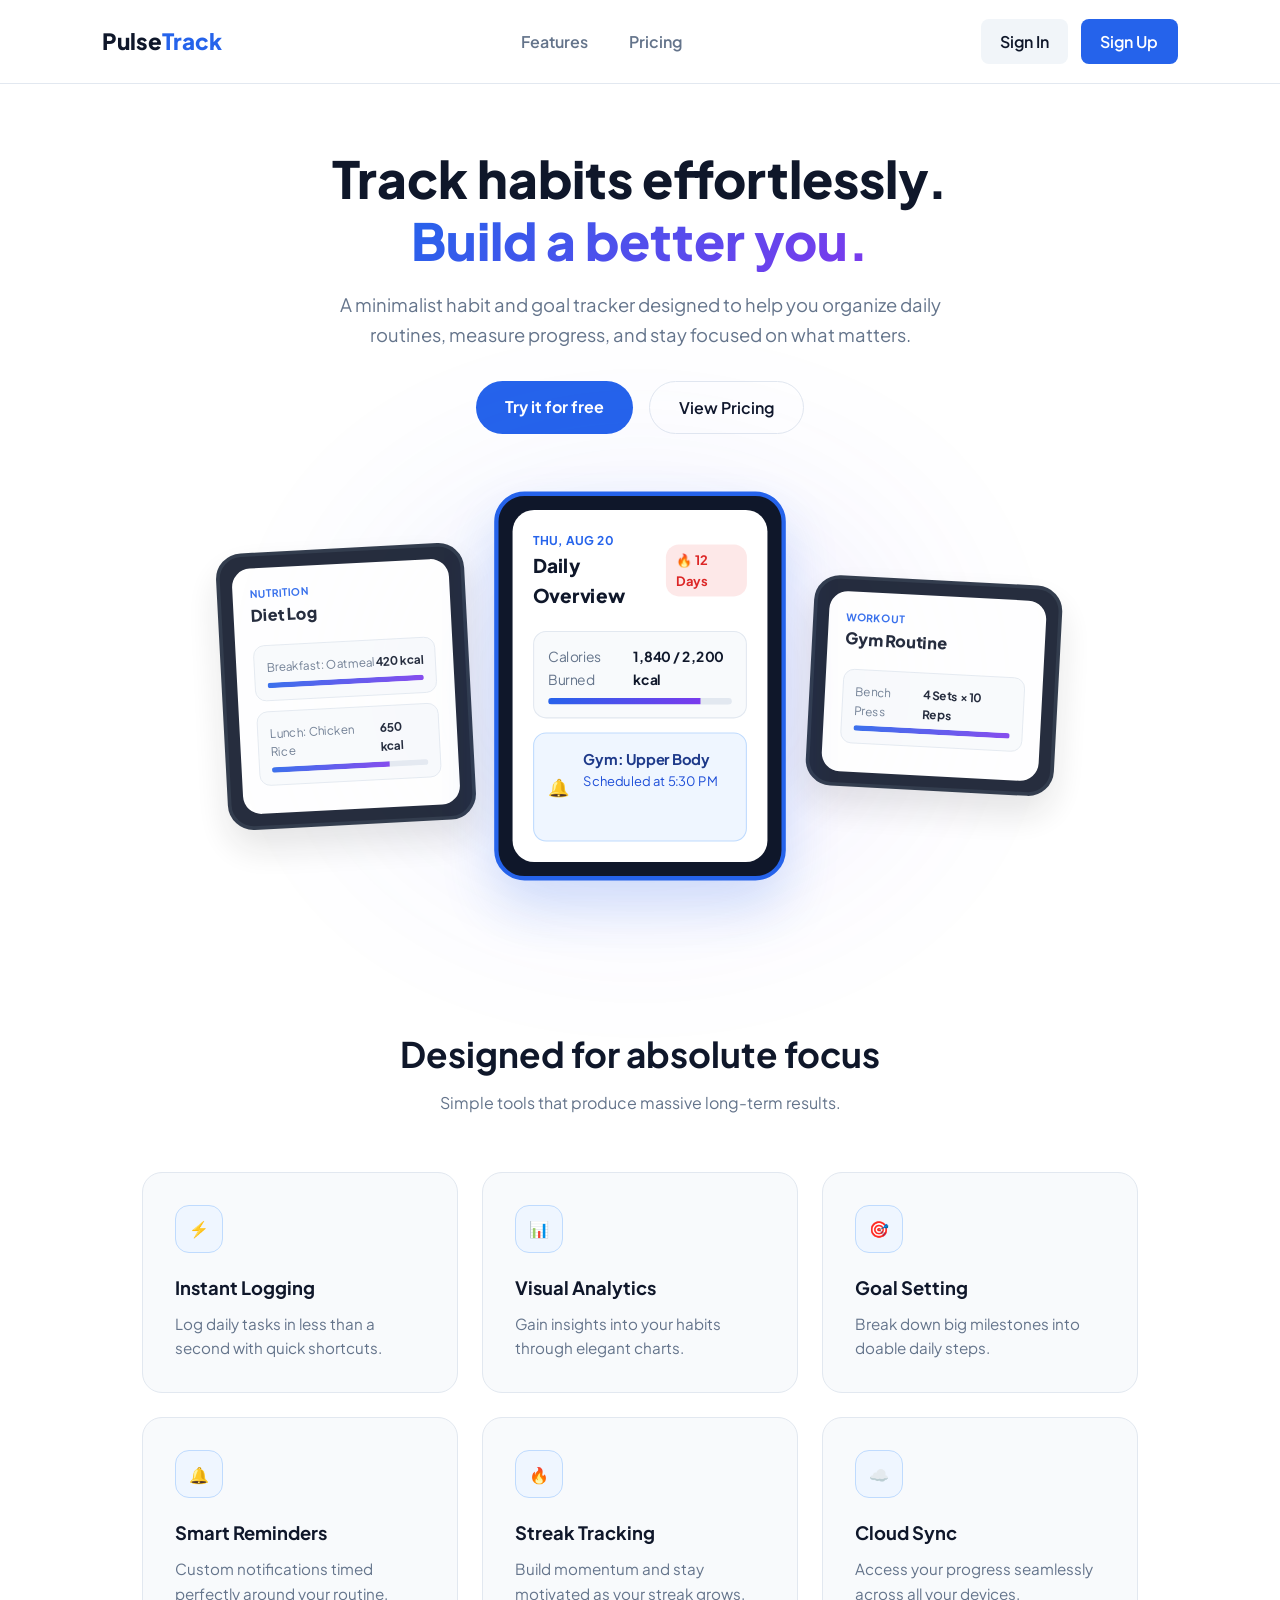
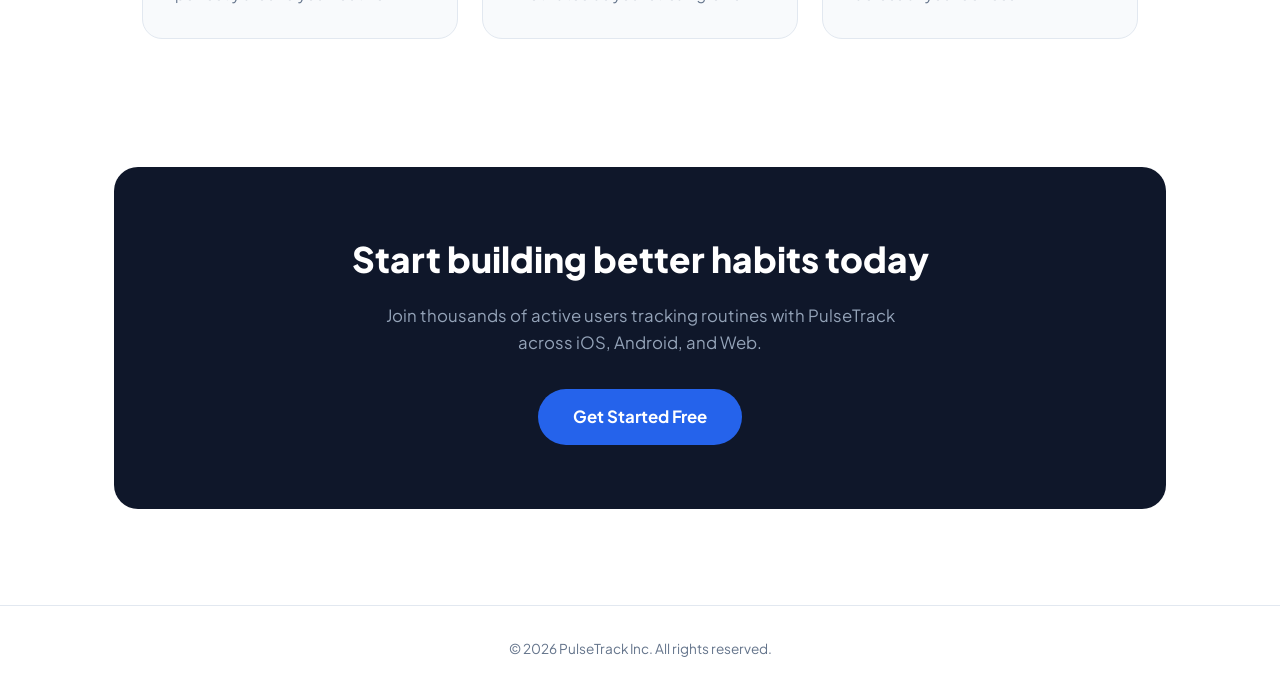
<file: index.html>
<!DOCTYPE html>
<html lang="en">
<head>
  <meta charset="UTF-8">
  <meta name="viewport" content="width=device-width, initial-scale=1.0">
  <title>PulseTrack — Master Your Habits & Goals</title>
  <link rel="stylesheet" href="style.css">
  <link rel="preconnect" href="https://fonts.googleapis.com">
  <link rel="preconnect" href="https://fonts.gstatic.com" crossorigin>
  <link href="https://fonts.googleapis.com/css2?family=Plus+Jakarta+Sans:wght@400;600;700;800&display=swap" rel="stylesheet">
</head>
<body>

  <!-- Sticky Navbar -->
  <header class="navbar">
    <div class="logo"><a href="index.html">Pulse<span>Track</span></a></div>
    <nav class="nav-links">
      <a href="#features">Features</a>
      <a href="pricing.html">Pricing</a>
    </nav>
    <div class="nav-actions">
      <a href="#" class="btn-signin">Sign In</a>
      <a href="#" class="btn-signup">Sign Up</a>
    </div>
  </header>

  <!-- Hero Section -->
  <section class="hero">
    <!-- Habitify-style Social Proof Pill -->

    <h1>Track habits effortlessly. <br><span class="gradient-text">Build a better you.</span></h1>
    <p>A minimalist habit and goal tracker designed to help you organize daily routines, measure progress, and stay focused on what matters.</p>
    
    <div class="hero-actions">
      <a href="#download" class="btn-primary">Try it for free</a>
      <a href="pricing.html" class="btn-secondary">View Pricing</a>
    </div>

    <!-- 3-Phone Showcase -->
    <div class="mockup-showcase">
      <div class="glow-effect"></div>

      <!-- Left Phone -->
      <div class="phone-frame side-phone left-phone">
        <div class="screen-content light-theme">
          <div class="app-header-container">
            <div>
              <div class="date-tag">NUTRITION</div>
              <div class="app-header">Diet Log</div>
            </div>
          </div>
          <div class="metric-card">
            <div class="metric-info">
              <span>Breakfast: Oatmeal</span>
              <strong>420 kcal</strong>
            </div>
            <div class="progress-bar"><div class="fill" style="width: 100%;"></div></div>
          </div>
          <div class="metric-card">
            <div class="metric-info">
              <span>Lunch: Chicken Rice</span>
              <strong>650 kcal</strong>
            </div>
            <div class="progress-bar"><div class="fill" style="width: 75%;"></div></div>
          </div>
        </div>
      </div>

      <!-- Center Phone -->
      <div class="phone-frame center-phone">
        <div class="screen-content light-theme">
          <div class="app-header-container">
            <div>
              <div class="date-tag">THU, AUG 20</div>
              <div class="app-header">Daily Overview</div>
            </div>
            <div class="streak-badge">🔥 12 Days</div>
          </div>
          <div class="metric-card">
            <div class="metric-info">
              <span>Calories Burned</span>
              <strong>1,840 / 2,200 kcal</strong>
            </div>
            <div class="progress-bar"><div class="fill" style="width: 83%;"></div></div>
          </div>
          <div class="reminder-card">
            <span class="bell-icon">🔔</span>
            <div>
              <strong>Gym: Upper Body</strong>
              <p>Scheduled at 5:30 PM</p>
            </div>
          </div>
        </div>
      </div>

      <!-- Right Phone -->
      <div class="phone-frame side-phone right-phone">
        <div class="screen-content light-theme">
          <div class="app-header-container">
            <div>
              <div class="date-tag">WORKOUT</div>
              <div class="app-header">Gym Routine</div>
            </div>
          </div>
          <div class="metric-card">
            <div class="metric-info">
              <span>Bench Press</span>
              <strong>4 Sets × 10 Reps</strong>
            </div>
            <div class="progress-bar"><div class="fill" style="width: 100%;"></div></div>
          </div>
        </div>
      </div>
    </div>
  </section>

  <!-- Features Section -->
  <section class="features" id="features">
    <h2>Designed for absolute focus</h2>
    <p class="subtitle">Simple tools that produce massive long-term results.</p>
    <div class="grid">
      <div class="card">
        <div class="card-icon">⚡</div>
        <h3>Instant Logging</h3>
        <p>Log daily tasks in less than a second with quick shortcuts.</p>
      </div>
      <div class="card">
        <div class="card-icon">📊</div>
        <h3>Visual Analytics</h3>
        <p>Gain insights into your habits through elegant charts.</p>
      </div>
      <div class="card">
        <div class="card-icon">🎯</div>
        <h3>Goal Setting</h3>
        <p>Break down big milestones into doable daily steps.</p>
      </div>
      <div class="card">
        <div class="card-icon">🔔</div>
        <h3>Smart Reminders</h3>
        <p>Custom notifications timed perfectly around your routine.</p>
      </div>
      <div class="card">
        <div class="card-icon">🔥</div>
        <h3>Streak Tracking</h3>
        <p>Build momentum and stay motivated as your streak grows.</p>
      </div>
      <div class="card">
        <div class="card-icon">☁️</div>
        <h3>Cloud Sync</h3>
        <p>Access your progress seamlessly across all your devices.</p>
      </div>
    </div>
  </section>

  <!-- Habitify-style CTA Card Section -->
  <section class="cta-banner">
    <div class="cta-content">
      <h2>Start building better habits today</h2>
      <p>Join thousands of active users tracking routines with PulseTrack across iOS, Android, and Web.</p>
      <a href="pricing.html" class="btn-primary btn-cta">Get Started Free</a>
    </div>
  </section>

  <footer>
    <p>© 2026 PulseTrack Inc. All rights reserved.</p>
  </footer>

</body>
</html>
</file>
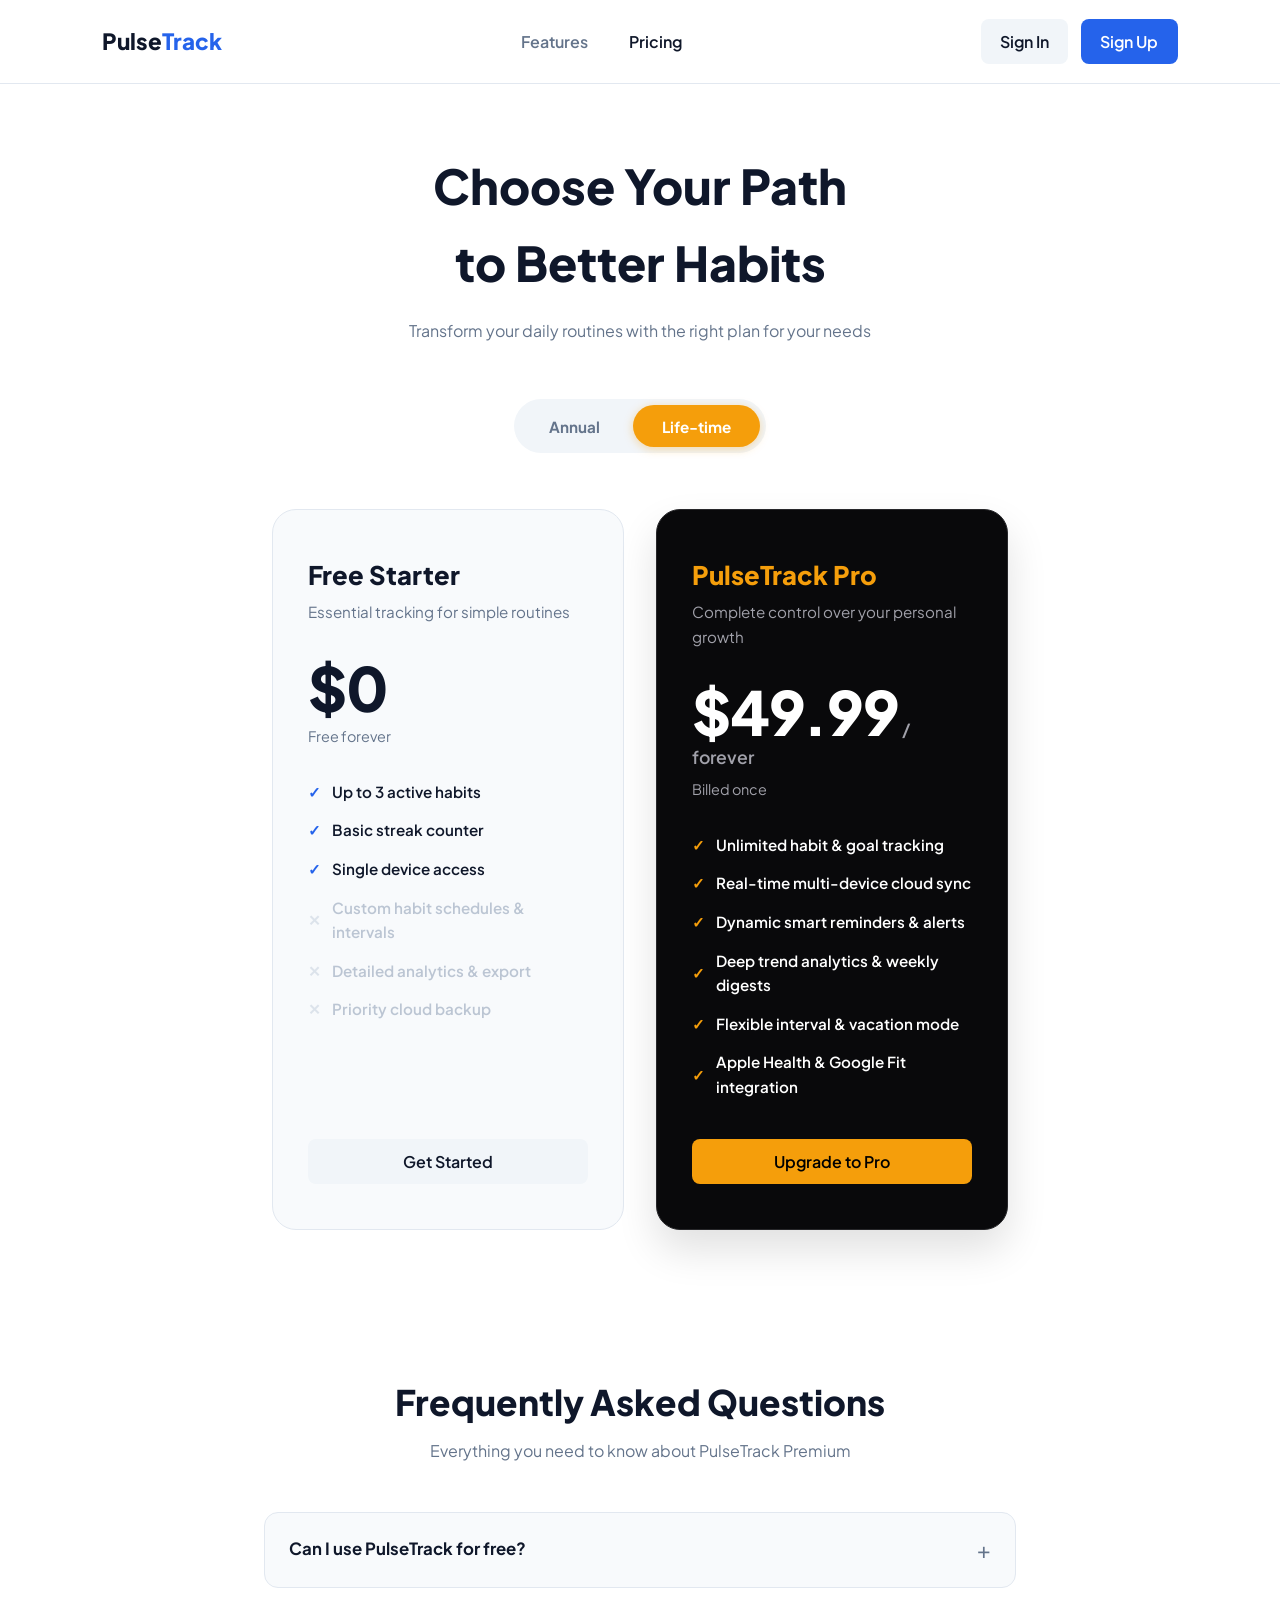
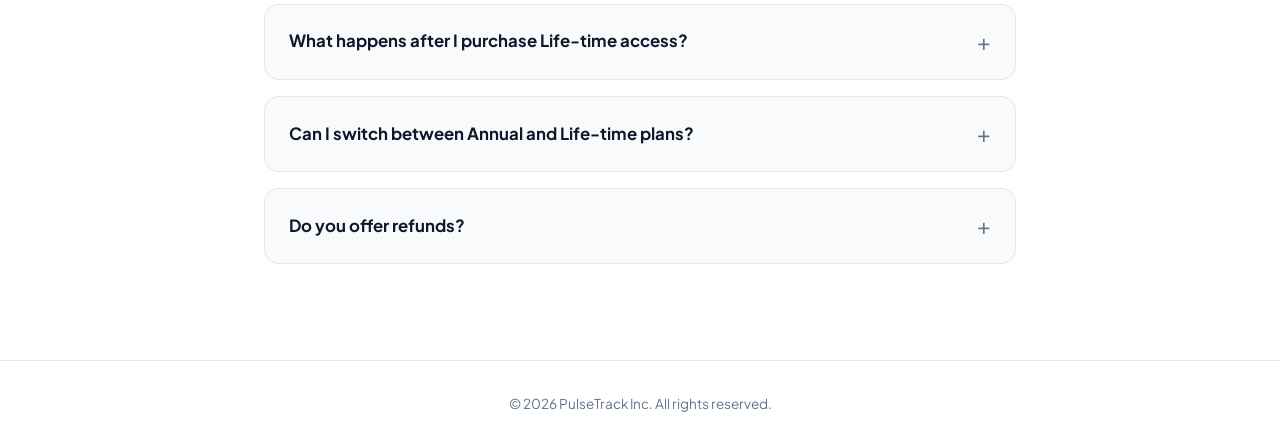
<file: pricing.html>
<!DOCTYPE html>
<html lang="en">
<head>
  <meta charset="UTF-8">
  <meta name="viewport" content="width=device-width, initial-scale=1.0">
  <title>Pricing — PulseTrack</title>
  <link rel="stylesheet" href="style.css">
  <link rel="preconnect" href="https://fonts.googleapis.com">
  <link rel="preconnect" href="https://fonts.gstatic.com" crossorigin>
  <link href="https://fonts.googleapis.com/css2?family=Plus+Jakarta+Sans:wght@400;600;700;800&display=swap" rel="stylesheet">
</head>
<body>

  <!-- Sticky Navbar -->
  <header class="navbar">
    <div class="logo"><a href="index.html">Pulse<span>Track</span></a></div>
    <nav class="nav-links">
      <a href="index.html#features">Features</a>
      <a href="pricing.html" style="color: var(--text-main);">Pricing</a>
    </nav>
    <div class="nav-actions">
      <a href="#" class="btn-signin">Sign In</a>
      <a href="#" class="btn-signup">Sign Up</a>
    </div>
  </header>

  <!-- Pricing Hero -->
  <section class="pricing-hero">
    <h1>Choose Your Path <br>to Better Habits</h1>
    <p class="subtitle">Transform your daily routines with the right plan for your needs</p>

    <!-- Billing Toggle -->
    <div class="pricing-toggle-container">
      <div class="pricing-toggle">
        <button class="toggle-btn" id="annualBtn">Annual</button>
        <button class="toggle-btn active" id="lifetimeBtn">Life-time</button>
      </div>
    </div>

    <!-- Pricing Cards Grid -->
    <section class="pricing-grid">
      
      <!-- Free Card -->
      <div class="pricing-card free">
        <div>
          <h2 class="plan-title">Free Starter</h2>
          <p class="plan-subtitle">Essential tracking for simple routines</p>
          
          <div class="price-box">
            <span class="price">$0</span>
            <div class="billing-note">Free forever</div>
          </div>

          <ul class="feature-list">
            <li><span class="check-icon">✓</span> Up to 3 active habits</li>
            <li><span class="check-icon">✓</span> Basic streak counter</li>
            <li><span class="check-icon">✓</span> Single device access</li>
            <li class="disabled"><span class="cross-icon">✕</span> Custom habit schedules & intervals</li>
            <li class="disabled"><span class="cross-icon">✕</span> Detailed analytics & export</li>
            <li class="disabled"><span class="cross-icon">✕</span> Priority cloud backup</li>
          </ul>
        </div>

        <a href="#" class="btn-signin" style="text-align: center; display: block; text-decoration: none;">Get Started</a>
      </div>

      <!-- Premium Card -->
      <div class="pricing-card premium">
        <div>
          <h2 class="plan-title">PulseTrack Pro</h2>
          <p class="plan-subtitle">Complete control over your personal growth</p>
          
          <div class="price-box" id="priceContainer">
            <span class="price" id="premiumPrice">$49.99</span> 
            <span class="price-period" id="premiumPeriod">/ forever</span>
            <div class="billing-note" id="premiumNote">Billed once</div>
          </div>

          <ul class="feature-list">
            <li><span class="check-icon">✓</span> Unlimited habit & goal tracking</li>
            <li><span class="check-icon">✓</span> Real-time multi-device cloud sync</li>
            <li><span class="check-icon">✓</span> Dynamic smart reminders & alerts</li>
            <li><span class="check-icon">✓</span> Deep trend analytics & weekly digests</li>
            <li><span class="check-icon">✓</span> Flexible interval & vacation mode</li>
            <li><span class="check-icon">✓</span> Apple Health & Google Fit integration</li>
          </ul>
        </div>

        <a href="#" class="btn-signup" style="text-align: center; display: block; text-decoration: none; background: #f59e0b; color: #000;">Upgrade to Pro</a>
      </div>

    </section>
  </section>

  <!-- FAQ Section -->
  <section class="faq-section">
    <h2 class="faq-title">Frequently Asked Questions</h2>
    <p class="faq-subtitle">Everything you need to know about PulseTrack Premium</p>

    <div class="faq-container">
      <details class="faq-item">
        <summary class="faq-question">
          <span>Can I use PulseTrack for free?</span>
          <span class="faq-icon">+</span>
        </summary>
        <div class="faq-answer">
          <p>Yes! Our Free plan lets you track up to 3 active habits with core features, free forever with no credit card required.</p>
        </div>
      </details>

      <details class="faq-item">
        <summary class="faq-question">
          <span>What happens after I purchase Life-time access?</span>
          <span class="faq-icon">+</span>
        </summary>
        <div class="faq-answer">
          <p>You unlock unlimited access to all current and upcoming Pro features across iOS, Android, and Web with a single payment.</p>
        </div>
      </details>

      <details class="faq-item">
        <summary class="faq-question">
          <span>Can I switch between Annual and Life-time plans?</span>
          <span class="faq-icon">+</span>
        </summary>
        <div class="faq-answer">
          <p>Yes, you can easily upgrade to the Life-time plan directly from your account settings at any time.</p>
        </div>
      </details>

      <details class="faq-item">
        <summary class="faq-question">
          <span>Do you offer refunds?</span>
          <span class="faq-icon">+</span>
        </summary>
        <div class="faq-answer">
          <p>We provide a 14-day full refund guarantee if PulseTrack isn't the right fit for your routine.</p>
        </div>
      </details>
    </div>
  </section>

  <!-- Interactive Toggle & Blink Script -->
  <script>
    const annualBtn = document.getElementById('annualBtn');
    const lifetimeBtn = document.getElementById('lifetimeBtn');
    const premiumPrice = document.getElementById('premiumPrice');
    const premiumPeriod = document.getElementById('premiumPeriod');
    const premiumNote = document.getElementById('premiumNote');
    const priceContainer = document.getElementById('priceContainer');

    function updatePrice(price, period, note) {
      priceContainer.classList.add('price-blink');
      
      setTimeout(() => {
        premiumPrice.textContent = price;
        premiumPeriod.textContent = period;
        premiumNote.textContent = note;
      }, 150);

      setTimeout(() => {
        priceContainer.classList.remove('price-blink');
      }, 300);
    }

    annualBtn.addEventListener('click', () => {
      if (annualBtn.classList.contains('active')) return;
      annualBtn.classList.add('active');
      lifetimeBtn.classList.remove('active');
      updatePrice('$1.75', '/ month', 'Billed annually at $20.99');
    });

    lifetimeBtn.addEventListener('click', () => {
      if (lifetimeBtn.classList.contains('active')) return;
      lifetimeBtn.classList.add('active');
      annualBtn.classList.remove('active');
      updatePrice('$49.99', '/ forever', 'Billed once');
    });
  </script>

  <footer>
    <p>© 2026 PulseTrack Inc. All rights reserved.</p>
  </footer>

</body>
</html>
</file>
<file: style.css>
/* Base Resets & Variables */
:root {
  --bg-color: #ffffff;
  --card-bg: #f8fafc;
  --text-main: #0f172a;
  --text-muted: #64748b;
  --accent-color: #2563eb;
  --primary-btn: #2563eb;
  --primary-btn-hover: #1d4ed8;
  --border-color: #e2e8f0;
  --gradient: linear-gradient(135deg, #2563eb 0%, #7c3aed 100%);
}

* {
  box-sizing: border-box;
  margin: 0;
  padding: 0;
  font-family: 'Plus Jakarta Sans', sans-serif;
}

body {
  background-color: var(--bg-color);
  color: var(--text-main);
  line-height: 1.6;
}

/* Navbar */
.navbar {
  display: flex;
  justify-content: space-between;
  align-items: center;
  padding: 1.2rem 8%;
  background: rgba(255, 255, 255, 0.9);
  backdrop-filter: blur(12px);
  position: sticky;
  top: 0;
  z-index: 100;
  border-bottom: 1px solid var(--border-color);
}

.logo a {
  font-weight: 800;
  font-size: 1.4rem;
  color: var(--text-main);
  text-decoration: none;
}

.logo span {
  color: var(--accent-color);
}

.nav-links a {
  color: var(--text-muted);
  text-decoration: none;
  margin: 0 1.2rem;
  font-weight: 600;
  transition: color 0.3s;
}

.nav-links a:hover {
  color: var(--text-main);
}

.nav-actions {
  display: flex;
  align-items: center;
  gap: 0.8rem;
}

.btn-signin {
  background: #f1f5f9;
  color: var(--text-main);
  border: none;
  padding: 0.6rem 1.2rem;
  border-radius: 8px;
  font-weight: 600;
  cursor: pointer;
  text-decoration: none;
}

.btn-signup {
  background: var(--primary-btn);
  color: #ffffff;
  border: none;
  padding: 0.6rem 1.2rem;
  border-radius: 8px;
  font-weight: 600;
  cursor: pointer;
  text-decoration: none;
  transition: background 0.2s;
}

.btn-signup:hover {
  background: var(--primary-btn-hover);
}

/* Pricing Hero */
.pricing-hero {
  text-align: center;
  padding: 4rem 1rem 2rem;
  max-width: 800px;
  margin: 0 auto;
}

.pricing-hero h1 {
  font-size: 3rem;
  font-weight: 800;
  margin-bottom: 1rem;
}

.subtitle {
  color: var(--text-muted);
  margin-bottom: 2rem;
}

.pricing-toggle-container {
  display: flex;
  justify-content: center;
  margin: 2rem 0 3.5rem;
}

.pricing-toggle {
  background: #f1f5f9;
  padding: 6px;
  border-radius: 30px;
  display: flex;
  gap: 4px;
}

.toggle-btn {
  border: none;
  background: transparent;
  padding: 0.7rem 1.8rem;
  border-radius: 25px;
  font-weight: 700;
  font-size: 0.95rem;
  color: #64748b;
  cursor: pointer;
  transition: all 0.2s ease;
}

.toggle-btn.active {
  background: #f59e0b;
  color: #ffffff;
  box-shadow: 0 2px 10px rgba(245, 158, 11, 0.35);
}

.pricing-grid {
  display: grid;
  grid-template-columns: repeat(auto-fit, minmax(340px, 1fr));
  gap: 2rem;
  max-width: 950px;
  margin: 0 auto 3rem;
  padding: 0 1rem;
}

.pricing-card {
  border-radius: 24px;
  padding: 2.8rem 2.2rem;
  text-align: left;
  display: flex;
  flex-direction: column;
  justify-content: space-between;
}

.pricing-card.free {
  background: #f8fafc;
  border: 1px solid var(--border-color);
}

.pricing-card.premium {
  background: #09090b;
  color: #ffffff;
  border: 1px solid #27272a;
  box-shadow: 0 20px 40px rgba(0, 0, 0, 0.12);
}

.plan-title {
  font-size: 1.6rem;
  font-weight: 800;
  margin-bottom: 0.3rem;
}

.pricing-card.premium .plan-title {
  color: #f59e0b;
}

.plan-subtitle {
  font-size: 0.95rem;
  color: var(--text-muted);
  margin-bottom: 2rem;
}

.pricing-card.premium .plan-subtitle {
  color: #a1a1aa;
}

.price-box {
  margin-bottom: 2rem;
  transition: opacity 0.15s ease, transform 0.15s ease;
}

/* Blink & Scale Animation for Toggling */
.price-blink {
  opacity: 0.1;
  transform: scale(0.95);
}

.price {
  font-size: 3.8rem;
  font-weight: 800;
  line-height: 1;
  letter-spacing: -1px;
}

.price-period {
  font-size: 1.1rem;
  font-weight: 600;
  color: var(--text-muted);
}

.pricing-card.premium .price-period {
  color: #a1a1aa;
}

.billing-note {
  font-size: 0.9rem;
  color: var(--text-muted);
  margin-top: 0.4rem;
}

.pricing-card.premium .billing-note {
  color: #a1a1aa;
}

.feature-list {
  list-style: none;
  margin-bottom: 2.5rem;
}

.feature-list li {
  display: flex;
  align-items: center;
  gap: 0.7rem;
  font-weight: 600;
  font-size: 0.95rem;
  margin-bottom: 0.9rem;
}

.feature-list li.disabled {
  color: #94a3b8;
  opacity: 0.6;
}

.pricing-card.free .check-icon { color: #2563eb; }
.pricing-card.premium .check-icon { color: #f59e0b; }
.pricing-card .cross-icon { color: #cbd5e1; }

/* FAQ Section Styling */
.faq-section {
  max-width: 800px;
  margin: 4rem auto 6rem;
  padding: 0 1.5rem;
  text-align: center;
}

.faq-title {
  font-size: 2.2rem;
  font-weight: 800;
  margin-bottom: 0.5rem;
  color: var(--text-main);
}

.faq-subtitle {
  color: var(--text-muted);
  margin-bottom: 3rem;
  font-size: 1rem;
}

.faq-container {
  display: flex;
  flex-direction: column;
  gap: 1rem;
  text-align: left;
}

.faq-item {
  background: #f8fafc;
  border: 1px solid var(--border-color);
  border-radius: 14px;
  padding: 1.2rem 1.5rem;
  transition: all 0.2s ease;
  cursor: pointer;
}

.faq-item[open] {
  background: #ffffff;
  border-color: #cbd5e1;
  box-shadow: 0 10px 25px rgba(0, 0, 0, 0.04);
}

.faq-question {
  display: flex;
  justify-content: space-between;
  align-items: center;
  font-weight: 700;
  font-size: 1.05rem;
  color: var(--text-main);
  list-style: none;
}

.faq-question::-webkit-details-marker {
  display: none;
}

.faq-icon {
  font-size: 1.4rem;
  font-weight: 400;
  color: var(--text-muted);
  transition: transform 0.2s ease;
}

.faq-item[open] .faq-icon {
  transform: rotate(45deg);
}

.faq-answer {
  margin-top: 0.8rem;
  color: var(--text-muted);
  font-size: 0.95rem;
  line-height: 1.6;
}

footer {
  text-align: center;
  padding: 2rem;
  color: var(--text-muted);
  font-size: 0.85rem;
  border-top: 1px solid var(--border-color);
}

/* Base Resets & Variables */
:root {
  --bg-color: #ffffff;
  --card-bg: #f8fafc;
  --text-main: #0f172a;
  --text-muted: #64748b;
  --accent-color: #2563eb;
  --primary-btn: #2563eb;
  --primary-btn-hover: #1d4ed8;
  --border-color: #e2e8f0;
  --gradient: linear-gradient(135deg, #2563eb 0%, #7c3aed 100%);
}

* {
  box-sizing: border-box;
  margin: 0;
  padding: 0;
  font-family: 'Plus Jakarta Sans', sans-serif;
}

body {
  background-color: var(--bg-color);
  color: var(--text-main);
  line-height: 1.6;
}

/* Navbar */
.navbar {
  display: flex;
  justify-content: space-between;
  align-items: center;
  padding: 1.2rem 8%;
  background: rgba(255, 255, 255, 0.9);
  backdrop-filter: blur(12px);
  position: sticky;
  top: 0;
  z-index: 100;
  border-bottom: 1px solid var(--border-color);
}

.logo a {
  font-weight: 800;
  font-size: 1.4rem;
  color: var(--text-main);
  text-decoration: none;
}

.logo span {
  color: var(--accent-color);
}

.nav-links a {
  color: var(--text-muted);
  text-decoration: none;
  margin: 0 1.2rem;
  font-weight: 600;
  transition: color 0.3s;
}

.nav-links a:hover {
  color: var(--text-main);
}

.nav-actions {
  display: flex;
  align-items: center;
  gap: 0.8rem;
}

.btn-signin {
  background: #f1f5f9;
  color: var(--text-main);
  border: none;
  padding: 0.6rem 1.2rem;
  border-radius: 8px;
  font-weight: 600;
  cursor: pointer;
  text-decoration: none;
}

.btn-signup {
  background: var(--primary-btn);
  color: #ffffff;
  border: none;
  padding: 0.6rem 1.2rem;
  border-radius: 8px;
  font-weight: 600;
  cursor: pointer;
  text-decoration: none;
  transition: background 0.2s;
}

.btn-signup:hover {
  background: var(--primary-btn-hover);
}

/* Hero Section */
.hero {
  text-align: center;
  padding: 4rem 1rem 3rem;
  max-width: 1100px;
  margin: 0 auto;
}

.rating-badge {
  display: inline-block;
  background: #eff6ff;
  border: 1px solid #bfdbfe;
  color: #1d4ed8;
  font-size: 0.85rem;
  font-weight: 700;
  padding: 0.4rem 1rem;
  border-radius: 20px;
  margin-bottom: 1.5rem;
}

.hero h1 {
  font-size: 3.2rem;
  font-weight: 800;
  line-height: 1.2;
  margin-bottom: 1.2rem;
}

.gradient-text {
  background: var(--gradient);
  -webkit-background-clip: text;
  background-clip: text;
  -webkit-text-fill-color: transparent;
}

.hero p {
  color: var(--text-muted);
  font-size: 1.15rem;
  margin-bottom: 2rem;
  max-width: 650px;
  margin-left: auto;
  margin-right: auto;
}

.hero-actions {
  display: flex;
  gap: 1rem;
  justify-content: center;
  margin-bottom: 3.5rem;
}

.btn-primary {
  background: var(--primary-btn);
  color: #fff;
  border: none;
  padding: 0.8rem 1.8rem;
  border-radius: 30px;
  font-weight: 700;
  font-size: 1rem;
  cursor: pointer;
  transition: transform 0.2s, box-shadow 0.2s;
  text-decoration: none;
  display: inline-block;
}

.btn-primary:hover {
  transform: translateY(-2px);
  box-shadow: 0 10px 25px rgba(37, 99, 235, 0.3);
}

.btn-secondary {
  background: transparent;
  color: var(--text-main);
  border: 1px solid var(--border-color);
  padding: 0.8rem 1.8rem;
  border-radius: 30px;
  font-weight: 600;
  cursor: pointer;
  text-decoration: none;
  display: inline-block;
}

/* 3-Phone Showcase Container */
.mockup-showcase {
  position: relative;
  display: flex;
  justify-content: center;
  align-items: center;
  gap: 1.5rem;
  max-width: 1000px;
  margin: 0 auto;
  padding: 1rem 0;
}

.glow-effect {
  position: absolute;
  top: 50%;
  left: 50%;
  transform: translate(-50%, -50%);
  width: 450px;
  height: 300px;
  background: var(--gradient);
  filter: blur(120px);
  opacity: 0.15;
  border-radius: 50%;
  z-index: 1;
}

.phone-frame {
  position: relative;
  z-index: 2;
  background: #0f172a;
  border: 4px solid #1e293b;
  border-radius: 28px;
  padding: 0.8rem;
  box-shadow: 0 20px 40px rgba(0, 0, 0, 0.12);
  width: 270px;
  flex-shrink: 0;
  transition: transform 0.3s ease;
}

.center-phone {
  z-index: 3;
  transform: scale(1.08);
  border-color: #2563eb;
  box-shadow: 0 25px 50px rgba(37, 99, 235, 0.2);
}

.side-phone { opacity: 0.9; }
.left-phone { transform: scale(0.92) rotate(-3deg); }
.right-phone { transform: scale(0.92) rotate(3deg); }

.screen-content.light-theme {
  background: #ffffff;
  color: #0f172a;
  border-radius: 20px;
  padding: 1.2rem;
  text-align: left;
}

.app-header-container {
  display: flex;
  justify-content: space-between;
  align-items: center;
  margin-bottom: 1.2rem;
}

.date-tag {
  font-size: 0.7rem;
  font-weight: 700;
  color: #2563eb;
  letter-spacing: 0.5px;
}

.app-header {
  font-size: 1.1rem;
  font-weight: 800;
  color: #0f172a;
}

.streak-badge {
  background: rgba(239, 68, 68, 0.12);
  color: #dc2626;
  font-size: 0.75rem;
  font-weight: 700;
  padding: 0.3rem 0.6rem;
  border-radius: 12px;
}

.metric-card {
  background: #f8fafc;
  padding: 0.8rem;
  border-radius: 12px;
  margin-bottom: 0.7rem;
  border: 1px solid #e2e8f0;
}

.metric-info {
  display: flex;
  justify-content: space-between;
  font-size: 0.8rem;
  margin-bottom: 0.4rem;
}

.metric-info strong { color: #0f172a; }
.metric-info span { color: #64748b; }

.progress-bar {
  background: #e2e8f0;
  height: 6px;
  border-radius: 10px;
  overflow: hidden;
}

.progress-bar .fill {
  background: var(--gradient);
  height: 100%;
}

.reminder-card {
  display: flex;
  align-items: center;
  gap: 0.8rem;
  background: #eff6ff;
  border: 1px solid #bfdbfe;
  padding: 0.8rem;
  border-radius: 12px;
  margin-top: 0.8rem;
}

.reminder-card strong { display: block; font-size: 0.85rem; color: #1e3a8a; }
.reminder-card p { font-size: 0.75rem; color: #1d4ed8; }

/* Features Section */
.features {
  text-align: center;
  padding: 6rem 8%;
  max-width: 1200px;
  margin: 0 auto;
}

.features h2 { font-size: 2.2rem; margin-bottom: 0.5rem; }
.subtitle { color: var(--text-muted); margin-bottom: 3.5rem; }

.grid {
  display: grid;
  grid-template-columns: repeat(auto-fit, minmax(280px, 1fr));
  gap: 1.5rem;
}

.card {
  background: var(--card-bg);
  padding: 2rem;
  border-radius: 20px;
  text-align: left;
  border: 1px solid var(--border-color);
  transition: transform 0.3s ease, border-color 0.3s ease, box-shadow 0.3s ease;
}

.card:hover {
  transform: translateY(-5px);
  border-color: rgba(37, 99, 235, 0.4);
  box-shadow: 0 15px 30px rgba(0, 0, 0, 0.05);
}

.card-icon {
  display: inline-flex;
  align-items: center;
  justify-content: center;
  width: 48px;
  height: 48px;
  border-radius: 14px;
  background: #eff6ff;
  border: 1px solid #bfdbfe;
  color: #2563eb;
  margin-bottom: 1.25rem;
}

.card h3 { font-size: 1.15rem; font-weight: 700; margin-bottom: 0.6rem; }
.card p { color: var(--text-muted); font-size: 0.95rem; }

/* Habitify-Style CTA Banner */
.cta-banner {
  max-width: 1100px;
  margin: 2rem auto 6rem;
  padding: 0 1.5rem;
}

.cta-content {
  background: var(--text-main);
  color: #ffffff;
  border-radius: 24px;
  padding: 4rem 2rem;
  text-align: center;
}

.cta-content h2 {
  font-size: 2.2rem;
  font-weight: 800;
  margin-bottom: 1rem;
}

.cta-content p {
  color: #94a3b8;
  max-width: 550px;
  margin: 0 auto 2rem;
  font-size: 1.05rem;
}

.btn-cta {
  background: #2563eb;
  padding: 0.9rem 2.2rem;
  font-size: 1.05rem;
}
</file>
